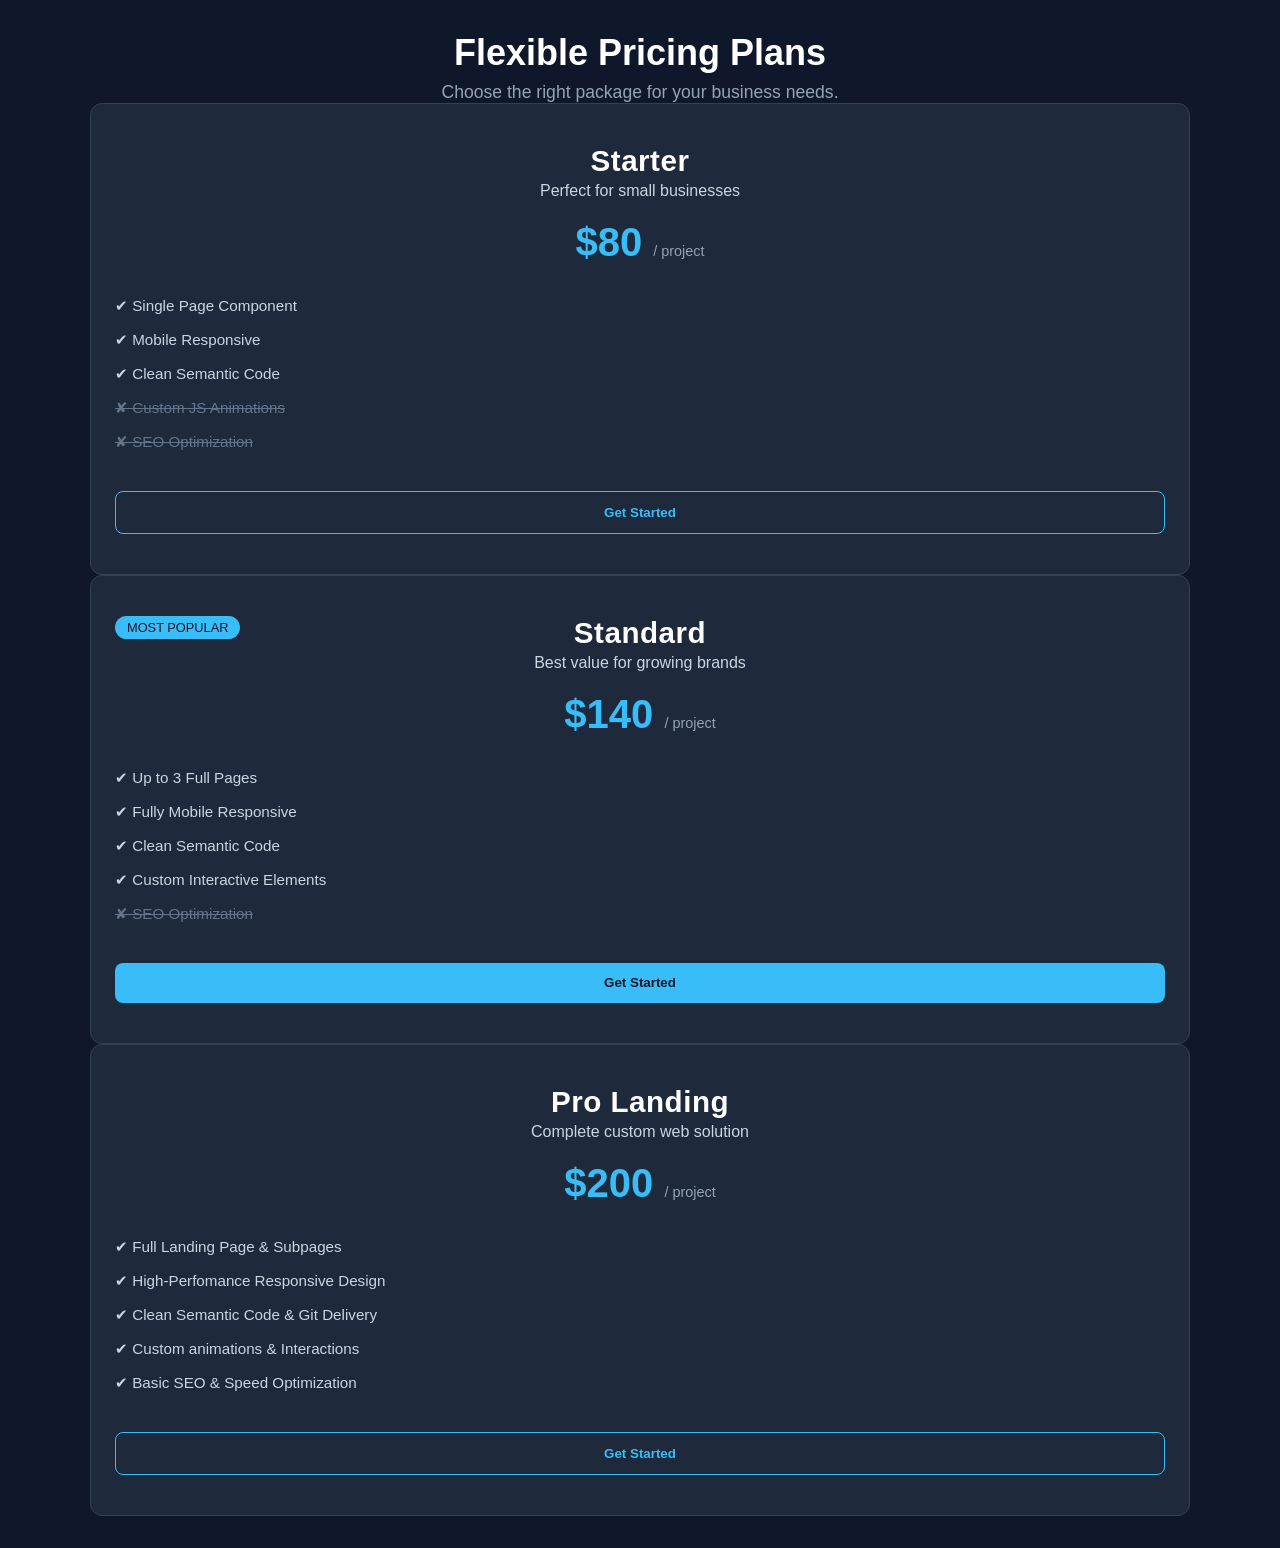
<file: pricing-table/index.html>
<!DOCTYPE html>
<html lang="en">
<head>
    <meta charset="UTF-8">
    <meta name="viewport" content="width=device-width, initial-scale=1.0">
    <title>Responsive Pricing Table</title>
    <link rel="stylesheet" href="style.css">
</head>
<body>

    <section class="pricing-section">
        <div class="pricing-header">
            <h2>Flexible Pricing Plans</h2>
            <p>Choose the right package for your business needs.</p>
        </div>

        <div class="princing-container">

            <!-- Starter Card -->
             <div class="pricing-card">
                <div class="card-header">
                    <h3>Starter</h3>
                    <p class="subtitle">Perfect for small businesses</p>
                    <div class="price">$80 <span>/ project</span></div>
                </div>
                <ul class="features">
                    <li>✔ Single Page Component</li>
                    <li>✔ Mobile Responsive</li>
                    <li>✔ Clean Semantic Code</li>
                    <li class="disabled">✘ Custom JS Animations</li>
                    <li class="disabled">✘ SEO Optimization</li>
                </ul>
                <button class="btn btn-outline">Get Started</button>
                </div>

                <!-- Popular / Featured Card-->
                 <div class="pricing-card feautured">
                    <div class="badge">Most Popular</div>
                    <div class="card-header">
                        <h3>Standard</h3>
                        <p class="subtitle">Best value for growing brands</p>
                        <div class="price">$140 <span>/ project</span></div>
                    </div>
                    <ul class="features">
                        <li>✔ Up to 3 Full Pages</li>
                        <li>✔ Fully Mobile Responsive</li>
                        <li>✔ Clean Semantic Code</li>
                        <li>✔ Custom Interactive Elements</li>
                        <li class="disabled">✘ SEO Optimization</li>
                    </ul>
                    <button class="btn btn-primary">Get Started</button>                  
                </div>

                <!-- Premium Card-->
                 <div class="pricing-card">
                    <div class="card-header">
                        <h3>Pro Landing</h3>
                        <p class="subtitle">Complete custom web solution</p>
                        <div class="price">$200 <span>/ project</span></div>
                    </div>
                    <ul class="features">
                        <li>✔ Full Landing Page & Subpages</li>
                        <li>✔ High-Perfomance Responsive Design</li>
                        <li>✔ Clean Semantic Code & Git Delivery</li>
                        <li>✔ Custom animations & Interactions</li>
                        <li>✔ Basic SEO & Speed Optimization</li>
                    </ul>
                    <button class="btn btn-outline">Get Started</button>
                 </div>
                
                </div>
            </section>

        </body>
        </html>
</file>
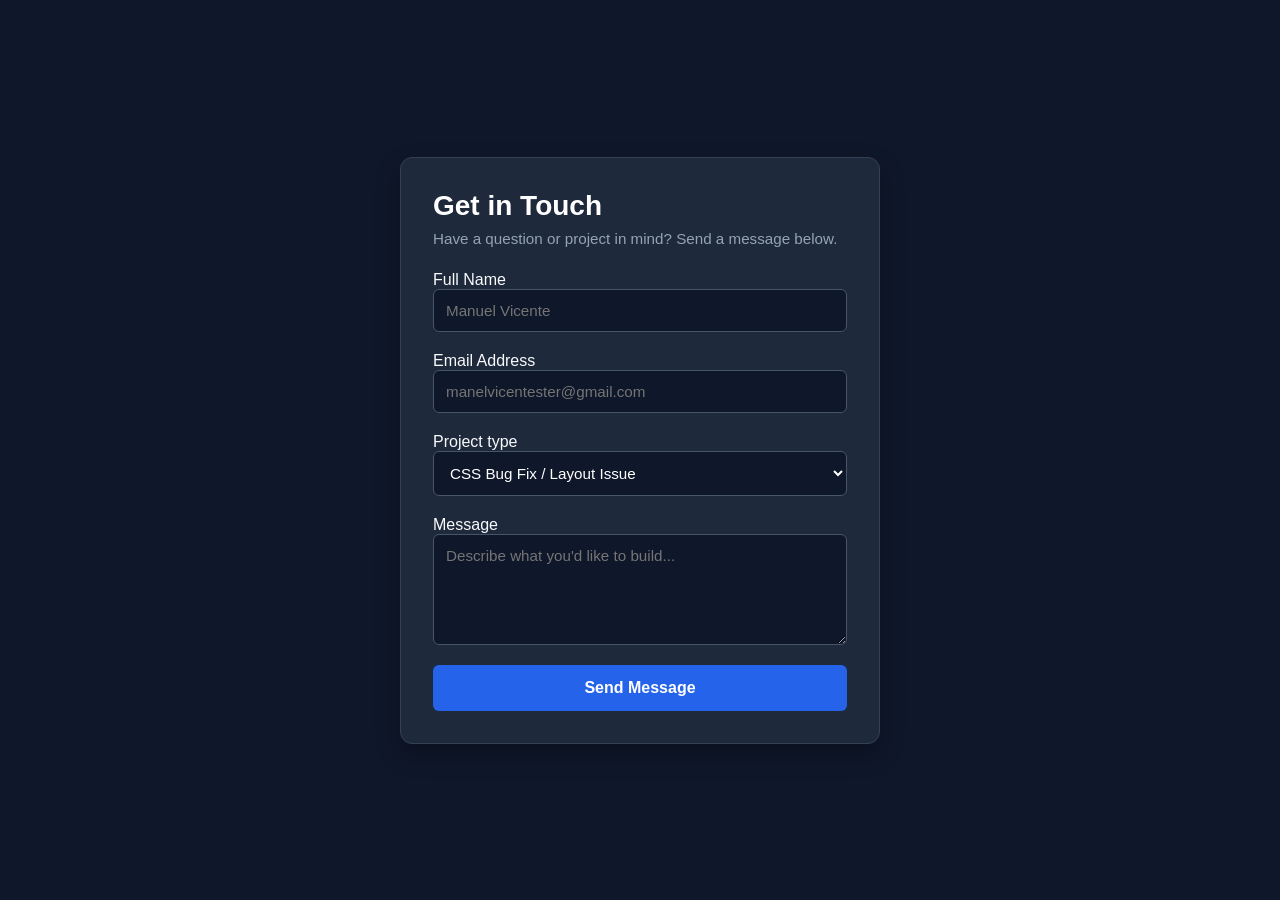
<file: contact_form.html>
<!DOCTYPE html>
<html lang="en">
<head>
    <meta charset="UTF-8">
    <meta name="viewport" content="width=device-width, initial-scale=1.0">
    <title>Contact Component</title>
    <link rel="stylesheet" href="style.css">
</head>
<body>
    <main class="form-container">
        <div class="form-header">
            <h2>Get in Touch</h2>
            <p>Have a question or project in mind? Send a message below.</p>
        </div>

    <form action="#" method="POST" class="contact-form">
        <!-- Full Name Field -->
        <div class="form-group">
            <label for="name">Full Name</label>
            <input type="text" id="name" name="name" placeholder="Manuel Vicente" required>
        </div>

        <!-- Email Address Field -->
        <div class="form-group">
            <label for="email">Email Address</label>
            <input type="email" id="email" name="email" placeholder="manelvicentester@gmail.com" required>
        </div>

        <!-- Service / Quest Type Dropdown-->
        <div class="form-group">
            <label for="service">Project type</label>
            <select id="service" name="service">
                <option value="bug-fix">CSS Bug Fix / Layout Issue</option>
                <option value="component">Custom HTML/CSS Component</option>
                <option value="landing-page">Landing Page Build</option>
                <option value="other">Other / General Inquiry</option>
            </select>
        </div>
        
        <!-- Message Textarea -->
         <div class="form-group">
            <label for="message">Message</label>
            <textarea id="message" name="message" rows="5" placeholder="Describe what you'd like to build..." required></textarea>
        </div>

        <!-- Submit Button -->
         <button type="submit" class="submit-btn">Send Message</button>
    </form>
</main>

</body>
</html>
</file>
<file: pricing-table/style.css>
/* Reset & Base Styles */
* {
    margin: 0;
    padding: 0;
    box-sizing: border-box;
    font-family: 'Segoe UI', Tahoma, Geneva, Verdana, sans-serif;
}

body {
    background-color: #0f172a;
    color: #f8fafc;
    display: flex;
    justify-content: center;
    align-items: center;
    min-height: 100vh;
    padding: 2rem 1rem;
    }

    .pricing-section {
        width: 100%;
        max-width: 1100px;
        text-align: center;
    }

    .pricing-header h2 {
        font-size: 2.25rem;
        margin-bottom: 0.5rem;
        color: #ffffff;
    }

    .pricing-header p {
        color: #94a3b8;
        margin- bottom: 3rem;
        font-size: 1.1rem;
    }

    /* Grid Layout */
    .pricing-container {
        display: grid;
        grid-template-columns: repeat(3, 1fr);
        gap: 2rem;
        align-items: center;
    }

    /* Fallback for smaller screens */
    @media (max-width: 900px) {
        .pricing-container {
            grid-template-columns: 1fr;
        }
    }

    /*Card Styling */
    .pricing-card {
        background: #1e293b;
        border: 1px solid #334155;
        border-radius: 12px;
        padding: 2.5rem 1.5rem;
        position: relative;
        display: flex;
        flex-direction: column;
        justify-content: space-between;
        transition: transform 0.3s ease, border-color 0.3s ease, box-shadow 0.3s ease;
    }

    .pricing-card:hover {
        transform: translateY(-6px);
        border-color: #38bdf8;
        box-shadow: 0 12px 24px rgba(56, 189, 248, 0.15);
    }

    /* Featured / Highlighted Card */
    .pricing-card.featured {
        border: 2px solid #38bdf8;
        background: #1e293b;
        transform: scale(1.03);
    }

    .pricing-card.featured:hover {
        transform: scale(1.03) translateY(-6px);
    }

    .badge {
        position: absolute;
        top: -14;
        left: 50%
        transform: translateX(-50);
        background: #38bdf8;
        color: #0f172a;
        padding: 0.25rem 0.75rem;
        font-size: 0.8rem;
        text-transform: uppercase;
        border-radius: 20px;
    }

 /* Card Header & Pricing */
 .card-header h3 {
    font-size: 1.85rem;
    font-weight: 700;
    color: #ffffff;
    letter-spacing: 0.5px;
    margin-bottom: 0.25rem;
 }   

 .card-header .subtitle {
    color: #cbd5e1;;
    font-size: 1rem;
    margin-top: 0.25rem;
    margin-bottom: 1.25rem;
 }

 .price {
    font-size: 2.5rem;
    font-weight: 700;
    color: #38bdf8;
    margin-bottom: 1.5rem;
 }

 .price span {
    font-size: 0.9rem;
    font-Weight: 400;
    color: #94a3b8;
 }

 /* Features List */
 .features {
    list-style: none;
    text-align: left;
    margin-bottom: 2rem;
 }

 .features li {
    padding: 0.5rem 0;
    color: #cbd5e1;
    font-size: 0.95rem;
    border-botttom: 1px solid #334155;
 }

 .features li.disabled {
    color: #64748b;
    text-decoration: line-through;
 }

/* Buttons */
.btn {
    width: 100%;
    padding: 0.8rem 1rem;
    border-radius: 8px;
    font-weight: 600;
    cursor: pointer;
    transition: all 0.2s ease;
    border: none;
} 

.btn-primary {
    background-color: #38bdf8;
    color: #0f172a;
}

.btn-primary: hover {
    background-color: #7dd3fc;
}

.btn-outline {
    background: transparent;
    color: #38bdf8;
    border: 1px solid #38bdf8;
}

-btn-outline:hover {
    background: #38bdf8;
    color: #0f172a;
}
</file>
<file: style.css>
body {
    background-color: #121212;
    color: #ffffff;
    font-family: sans-serif;
    display: flex;
    justify-content: center;
    align-items: center;
    height: 100vh;
    margin: 0;
}

.profile-card {
    background-color: #1e1e1e;
    padding: 30px;
    border-radius: 16px;
    width: 320px;
    text-align: center;
    box-shadow: 0 8px 24px rgba(0, 0, 0, 0.5);
    border: 1px solid #333333;

}

.avatar {
    width: 100px;
    height: 100px;
    border-radius: 50%;
    object-fit: cover;
    margin-bottom: 16px;
    border: 2px solid #3b82f6;
}

.profile-card h1 {
    margin-top: 0;
    margin-bottom: 12px;
    font-size: 22px;
    color: #ffffff;
}

.profile-card p {
    color: #a0a0a0;
    font-size: 14px;
    line-height: 1.6;
    margin-bottom: 24px;
}

.contact-btn{
    background-color: #3b82f6;
    color: #ffffff;
    border: none;
    padding: 10px 24px;
    border-radius: 8px;
    font-size: 14px;
    font-weight: bold;
    cursor: pointer;
    transition: background-color 0.2s ease, transform 0.1s ease;
}

.contact-btn:hover {
    background-color: #2563eb;
}

.contact-btn:active {
    transform: scale(0.98);
}

/* General Reset */
* {
    box-sizing: border-box;
    margin: 0;
    padding: 0;
    font-family: 'Segoe UI', Tahoma, Geneva, verdana, sans-serif;
}

body {
    background-color: #0f172a; /* Dark sleek background */
    color: #f8fafc;
    display: flex;
    justify-content: center;
    align-items: center;
    min-height: 100vh;
    padding: 20px;
}

/* Form Container Card */
.form-container {
    background-color: #1e293b;
    border: 1px solid #334155;
    border-radius: 12px;
    padding: 32px;
    width: 100%;
    max-width: 480px;
    box-shadow: 0 10px 25px rgba(0, 0, 0, 0.3);
}

.form-header h2 {
    font-size: 1.75rem;
    margin-bottom: 8px;
    color: #ffffff;
}

.form-header p {
    color: #94a3b8;
    font-size: 0.95rem;
    margin-bottom: 24px;
}

/* Inputs & Labels */
.form-group {
    margin-bottom: 20px;
    display: flex;
    flex-direction: column;
}

.form-group input,
.form-group select,
.form-group textarea {
    background-color: #0f172a;
    border: 1px solid #475569;
    border-radius: 6px;
    padding: 12px;
    color: #ffffff;
    font-size: 0.95rem;
    outline: none;
    transition: border-color 0.2s ease, box-shadow 0.2s ease;
}

/*Focus States for Accessibility & UI Polish */
.form-group input:focus,
.form-group select:focus,
.form-group textarea:focus {
    border-color: #38bdf8;
    box-shadow: 0 0 0 3px rgba(59, 189, 248, 0.2);
}

/* Submit Button */
.submit-btn {
    width: 100%;
    background-color: #2563eb;
    color: #ffffff;
    border: none;
    border-radius: 6px;
    padding: 14px;
    font-size: 1rem;
    font-weight: 600;
    cursor: pointer;
    transition: background-color 0.2s ease;
}

.submit-btn:hover {
    background-color: #1d4ed8;
}
</file>
